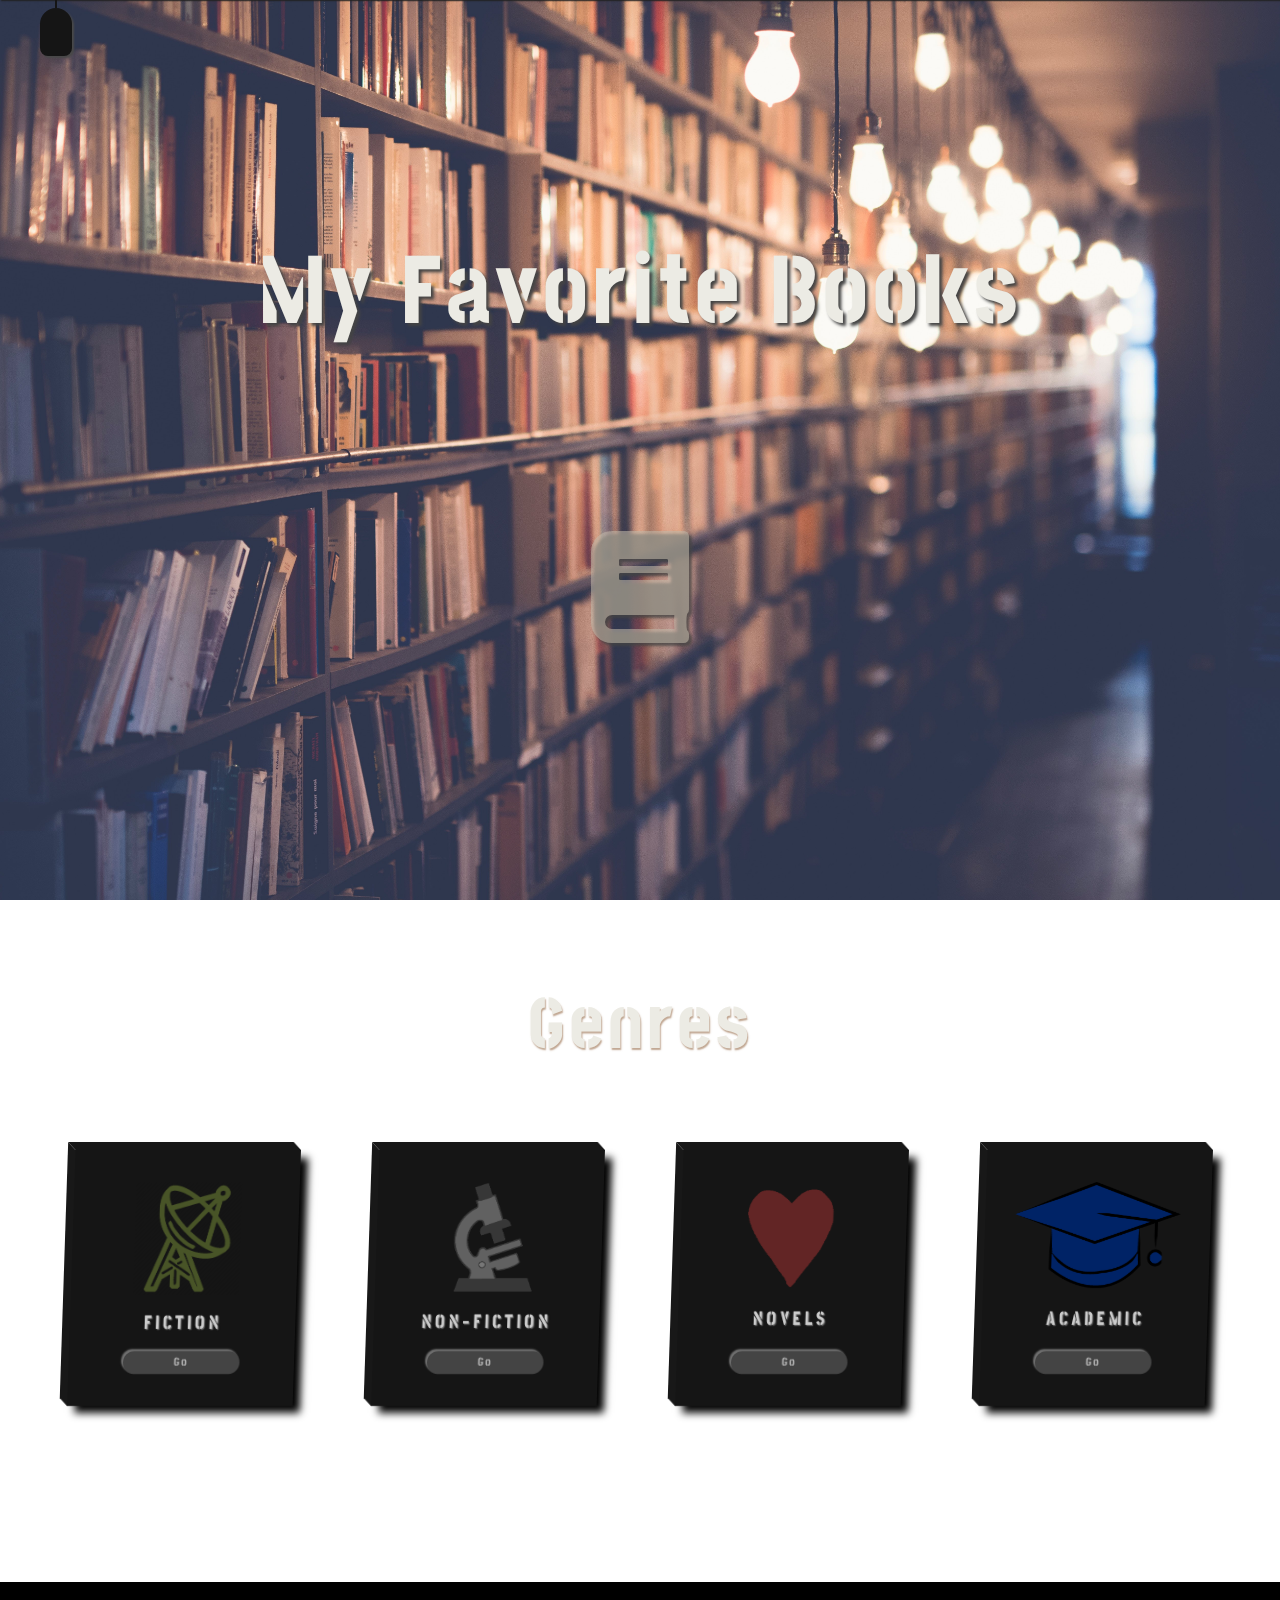
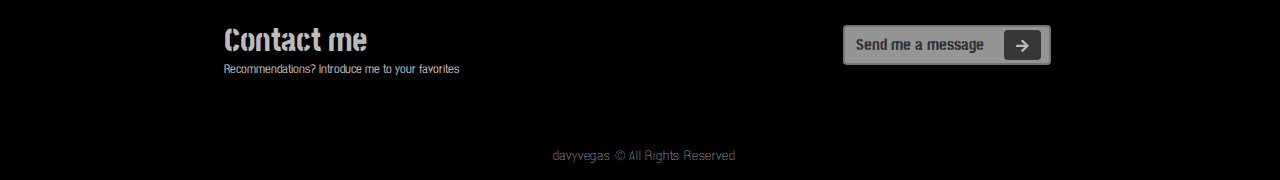
<file: index.html>
<!DOCTYPE html>
<html lang="en">
<head>
    <meta charset="UTF-8">
    <meta name="viewport" content="width=device-width, initial-scale=1.0">
    <title>Favorite Books</title>
    <link rel="stylesheet" href="style.css">
    <link rel="stylesheet" href="https://cdnjs.cloudflare.com/ajax/libs/font-awesome/5.15.4/css/all.min.css">
</head>
<body>

    <!-- NAVBAR -->
    <nav class="navbar target">
        <a href="#top" class="navbar-link">
            <i class="fas fa-home"></i>
            <span>Home</span>
        </a>
        <a href="genres/fiction.html" class="navbar-link">
            <i class="fas fa-satellite-dish"></i>
            <span>Fiction</span>
        </a>
        <a href="genres/non-fiction.html" class="navbar-link">
            <i class="fas fa-microscope"></i>
            <span id="nf">Non-Fiction</span>
        </a>
        <a href="genres/novels.html" class="navbar-link">
            <i class="fas fa-heart"></i>
            <span>Novels</span>
        </a>
        <a href="genres/academic.html" class="navbar-link">
            <i class="fas fa-graduation-cap"></i>
            <span>Academic</span>
        </a>
        <a href="#bottom" class="navbar-link">
            <i class="fas fa-envelope"></i>
            <span>Contact</span>
        </a>
        <div class="menu target"></div>
    </nav>
    <!-- NAVBAR -->

    <div class="container">

    <!-- FRONTPAGE -->
    <section id="top" class="section-1">
        <h1 class="section-heading-title">My Favorite Books</h1>
        <div class="section-1-icons">
            <i id="book-i" class="change fas fa-book"></i>
            <i id="dragon-i" class="fas fa-dragon"></i>
            <i id="heart-i" class="fas fa-heart"></i>
            <i id="graduation-cap-i" class="fas fa-graduation-cap"></i>
            <i id="microscope-i" class="fas fa-microscope"></i>
            <i id="rocket-i" class="fas fa-rocket"></i>
        </div>
    </section>
    <!-- FRONTPAGE -->

    <!-- GENRE-FRONTPAGE -->
    <section class="section-2">
        <h1 class="section-heading-genres">Genres</h1>
        <div class="cards-container">
            <div class="card">
                <img src="images/card-img-1.png" class="card-img">
                <h3 class="card-name">Fiction</h3>
                <button class="card-btn" onclick="document.location='genres/fiction.html'">Go</button>
            </div>
            <div class="card">
                <img src="images/card-img-2.png" class="card-img">
                <h3 class="card-name">Non-Fiction</h3>
                <button class="card-btn" onclick="document.location='genres/non-fiction.html'">Go</button>
            </div>
            <div class="card">
                <img src="images/card-img-3.png" class="card-img">
                <h3 class="card-name">Novels</h3>
                <button class="card-btn" onclick="document.location='genres/novels.html'">Go</button>
            </div>
            <div class="card">
                <img src="images/card-img-4.png" class="card-img">
                <h3 class="card-name">Academic</h3>
                <button class="card-btn" onclick="document.location='genres/academic.html'">Go</button>
            </div>
        </div>
    </section>
    <!-- GENRE-FRONTPAGE -->

    <!-- REQUESTS -->
    <section id="bottom" class="section-4">
        <div class="section-4-text">
            <h2 class="section-4-heading">Contact me</h2>
            <p class="section-4-paragraph">Recommendations? Introduce me to your favorites</p>
        </div>
        <form id="contact-click" class="signup-form">
            <div class="signup-form-message">
                <p id="form-message">Send me a message</p>
            </div>
            <a href="mailto:venegasdavidm@gmail.com" class="signup-form-btn">
                <i id="btn-i" class="fas fa-arrow-right"></i>
            </a>  
        </form>
        <p class="copyright">davyvegas &copy; All Rights Reserved</p>
    </section>
    <!-- REQUESTS -->
    </div>
    <script src="script.js"></script>
</body>
</html>
</file>
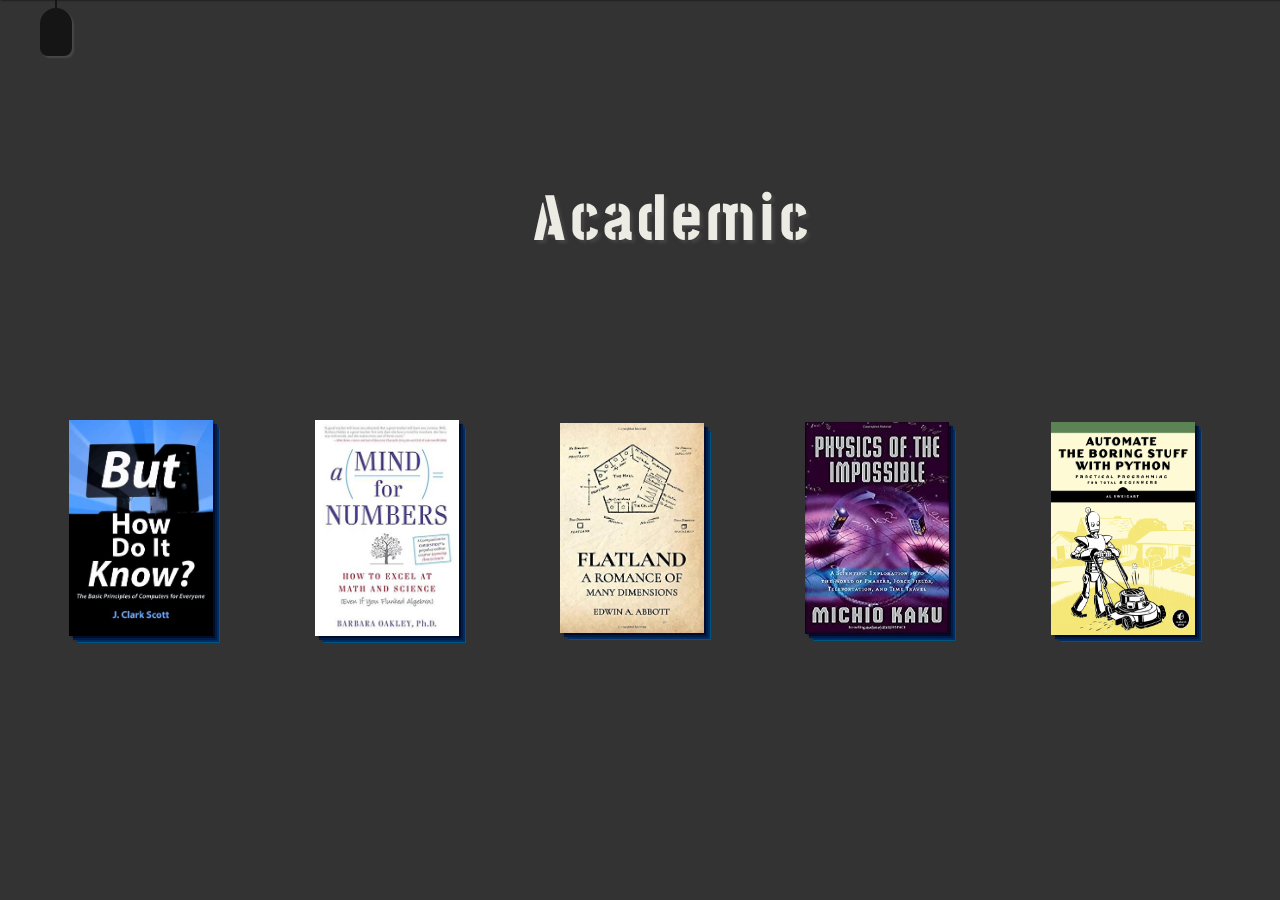
<file: genres/academic.html>
<!DOCTYPE html>
<html lang="en">
<head>
    <meta charset="UTF-8">
    <meta name="viewport" content="width=device-width, initial-scale=1.0">
    <title>Academic Books</title>
    <link rel="stylesheet" href="../style-pages.css">
    <link rel="stylesheet" href="https://cdnjs.cloudflare.com/ajax/libs/font-awesome/5.15.4/css/all.min.css">
</head>
<body>

    <!-- NAVBAR -->
    <nav class="navbar target">
        <a href="../index.html" class="navbar-link">
            <i class="fas fa-home"></i>
            <span>Home</span>
        </a>
        <a href="fiction.html" class="navbar-link">
            <i class="fas fa-satellite-dish"></i>
            <span>Fiction</span>
        </a>
        <a href="non-fiction.html" class="navbar-link">
            <i class="fas fa-microscope"></i>
            <span>Non-Fiction</span>
        </a>
        <a href="novels.html" class="navbar-link">
            <i class="fas fa-heart"></i>
            <span>Novels</span>
        </a>
        <a href="academic.html" class="navbar-link">
            <i class="fas fa-graduation-cap"></i>
            <span>Academic</span>
        </a>
        <a href="../index.html#bottom" class="navbar-link">
            <i class="fas fa-envelope"></i>
            <span>Contact</span>
        </a>
        <div class="menu target"></div>
    </nav>
    <!-- NAVBAR -->

    <section class="section-3">
        <h1 class="genre-page-heading">Academic</h1>
        <div class="gallery">
            <a target="_blank" href="https://www.amazon.com/But-How-Know-Principles-Computers/dp/0615303765" class="gallery-link"
            title="See More">
            <img src="../images/book_images/academic/but_how_do_it_know.jpg" class="academic-img">
            <h3 class="book-name">But How Do It Know?</h3>
            <p class="book-description">This is my number one book about computers. As it's title suggests it reveals the "magic" of how computers work,
                starting at the smallest level and working its way up. Normally books covering such heavy topics tend to be boring, 
                but the read is fun and facinating. I wish everyone would read this.
            </p>
            </a>
            <a target="_blank" href="https://www.amazon.com/Mind-Numbers-Science-Flunked-Algebra/dp/039916524X" class="gallery-link"
            title="See More">
            <img src="../images/book_images/academic/a_mind_for_numbers.jpg" class="academic-img">
            <h3 class="book-name">A Mind for Numbers</h3>
            <p class="book-description">The full title of this book is "A Mind for Numbers: How to Excel at Math and Science (Even If You Flunked Algebra)"
                and that basically sums it up. It's entertaining style helps to explain the most abstract concepts. By the end I had a new appreciation for math, science, numbers and myself.
            </p>
            </a>
            <a target="_blank" href="https://www.amazon.com/Flatland-Romance-Dimensions-Edwin-Abbott/dp/B0875SRH84" class="gallery-link"
            title="See More">
            <img src="../images/book_images/academic/flatland.jpg" class="academic-img">
            <h3 class="book-name">Flatland</h3>
            <p class="book-description">About a man in a two-dimensional 
                world where the angles you have determine your social status. 
                It's originality is what seperates it from other math books. It's quite creative and helped me 
                understand mathmatical concepts in a whole new light. It's thinking is quite literally out-of-the-box.
            </p>
            </a>
            <a target="_blank" href="https://www.amazon.com/Physics-Impossible-Scientific-Exploration-Teleportation/dp/0385520697" class="gallery-link"
            title="See More">
            <img src="../images/book_images/academic/physics_of_the_impossible.jpg" class="academic-img">
            <h3 class="book-name-xl">Physics of the Impossible</h3>
            <p class="book-description">One of the best books to combine both theory and applied sciences in a way that makes sense.
                One hundred years ago, scientists would have said that lasers, televisions, and the atomic bomb were beyond the realm of physical possibility.
                This challenges future ideas with that in mind.
            </p>
            </a>
            <a target="_blank" href="https://www.amazon.com/Automate-Boring-Stuff-Python-Programming/dp/1593275994" class="gallery-link"
            title="See More">
            <img src="../images/book_images/academic/automate_the_boring_stuff_with_python.jpg" class="academic-img">
            <h3 class="book-name-xxl">Automate the Boring Stuff with Python</h3>
            <p class="book-description">This is a really useful book on coding. It avoids wasting time on abstract topics of computer science like most
                programming books do, but instead focuses on teaching you applicable concepts that you can understand and actually begin to use immediately.
            </p>
            </a>
        </div>
    </section>
<script src="../script.js"></script>
</body>
</html>
</file>
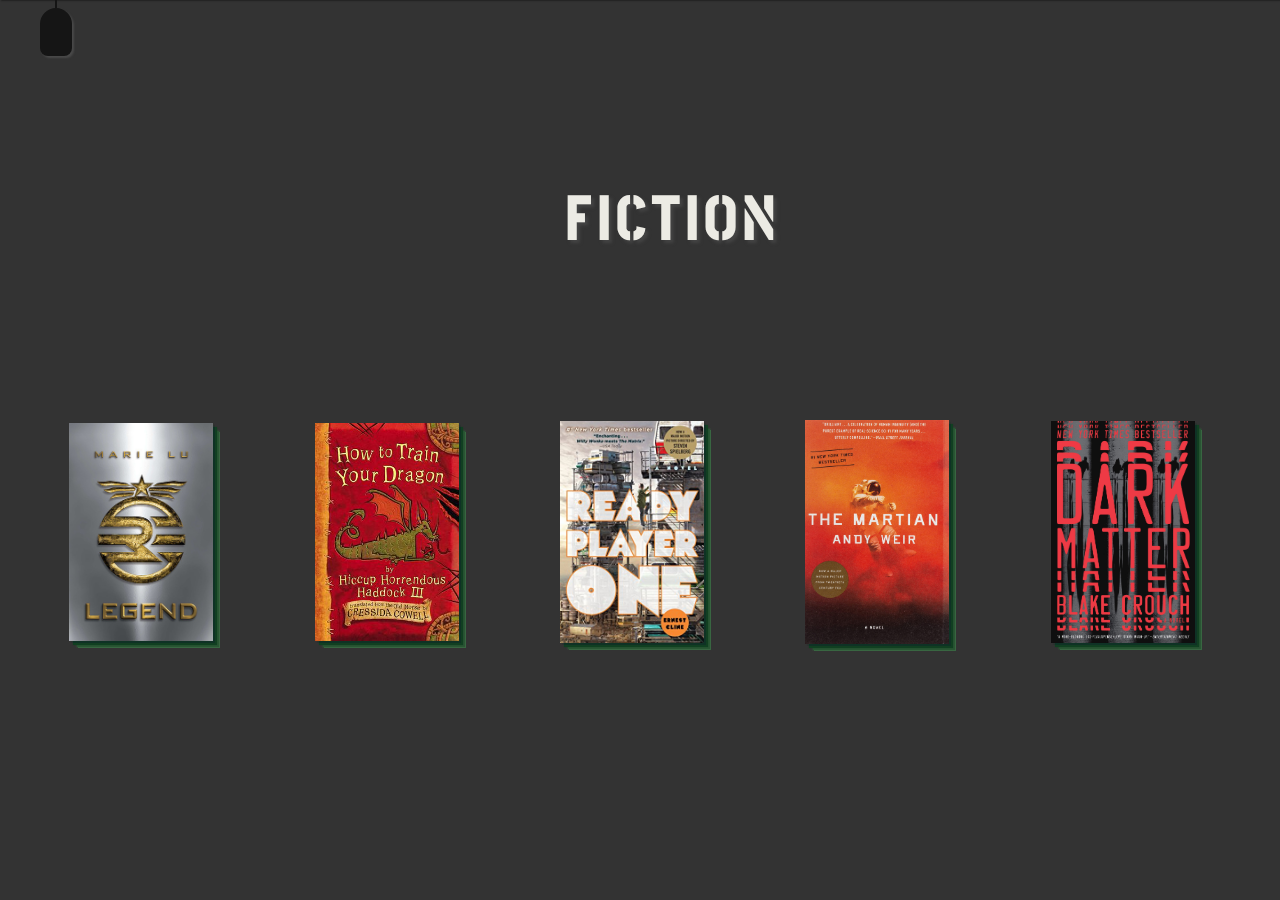
<file: genres/fiction.html>
<!DOCTYPE html>
<html lang="en">
<head>
    <meta charset="UTF-8">
    <meta name="viewport" content="width=device-width, initial-scale=1.0">
    <title>Fiction Books</title>
    <link rel="stylesheet" href="../style-pages.css">
    <link rel="stylesheet" href="https://cdnjs.cloudflare.com/ajax/libs/font-awesome/5.15.4/css/all.min.css">
</head>
<body>
    
    <!-- NAVBAR -->
    <nav class="navbar target">
        <a href="../index.html" class="navbar-link">
            <i class="fas fa-home"></i>
            <span>Home</span>
        </a>
        <a href="fiction.html" class="navbar-link">
            <i class="fas fa-satellite-dish"></i>
            <span>Fiction</span>
        </a>
        <a href="non-fiction.html" class="navbar-link">
            <i class="fas fa-microscope"></i>
            <span>Non-Fiction</span>
        </a>
        <a href="novels.html" class="navbar-link">
            <i class="fas fa-heart"></i>
            <span>Novels</span>
        </a>
        <a href="academic.html" class="navbar-link">
            <i class="fas fa-graduation-cap"></i>
            <span>Academic</span>
        </a>
        <a href="../index.html#bottom" class="navbar-link">
            <i class="fas fa-envelope"></i>
            <span>Contact</span>
        </a>
        <div class="menu target"></div>
    </nav>
    <!-- NAVBAR -->

    <section class="section-3">
        <h1 class="genre-page-heading">FICTION</h1>
        <div class="gallery">
            <a target="_blank" href="https://www.amazon.com/Legend-Marie-Lu/dp/039925675X" class="gallery-link"
            title="See More">
            <img src="../images/book_images/fiction/legend.jpg" class="fiction-img">
            <h3 class="book-name">Legend</h3>
            <p class="book-description">One of my favorite dystopian books. 
                There's always enough tension in the storyline that you 
                don't want to put it down - basically a more thriller version 
                of "1984" with teen protagonists. It has an action based plot with plenty of twists and
                a sprinkle of mystery.
            </p>
            </a>
            <a target="_blank" href="https://www.amazon.com/Train-Your-Dragon-Cressida-Cowell/dp/0316085278" class="gallery-link"
            title="See More">
            <img src="../images/book_images/fiction/how_to_train_your_dragon.jpg" class="fiction-img">
            <h3 class="book-name-xl">How to Train Your Dragon</h3>
            <p class="book-description">An original dragon and viking saga with plenty of humor and wit.
                It has suprising depth, and the character development is top-notch. By the end, you'll find yourself thoroughly
                invested in the protagonists. And yes, I think the books are better than the movies, haha.
            </p>
            </a>
            <a target="_blank" href="https://www.amazon.com/Ready-Player-One-Ernest-Cline/dp/0307887448" class="gallery-link"
            title="See More">
            <img src="../images/book_images/fiction/ready_player_one.jpg" class="fiction-img">
            <h3 class="book-name">Ready Player One</h3>
            <p class="book-description">This is one of my favorites because of how the 
                fictional world protrayed is such a possibility in our future. It’s set in 
                the dystopian future of 2044 – oil has run out, the climate is a wreck,
                and the only escape from the daily drudgery is full immersion in 
                the hyper-realistic virtual world.
            </p>
            </a>
            <a target="_blank" href="https://www.amazon.com/Martian-Andy-Weir/dp/0553418025" class="gallery-link"
            title="See More">
            <img src="../images/book_images/fiction/the_martian.jpg" class="fiction-img">
            <h3 class="book-name">The Martian</h3>
            <p class="book-description">After an exploratory mission to Mars goes awry, 
                a lone astronaut relies on wits and willpower to survive. I enjoyed it for
                its unique style; psychological and a bit geeky with dynamics based 
                largely on existing technology (no aliens).
            </p>
            </a>
            <a target="_blank" href="https://www.amazon.com/Dark-Matter-Novel-Blake-Crouch/dp/1101904240" class="gallery-link"
            title="See More">
            <img src="../images/book_images/fiction/dark_matter.jpg" class="fiction-img">
            <h3 class="book-name">Dark Matter</h3>
            <p class="book-description">A man gets abruptly separated from his family and all 
                that he knows. An existential journey that does a 
                great job of combining sci-fi and reality. Even though it's fiction, 
                it makes you think about life in a differant way. 
                I saw the world with new eyes by the time I finished.
            </p>
            </a>
        </div>
    </section>
<script src="../script.js"></script>
</body>
</html>
</file>
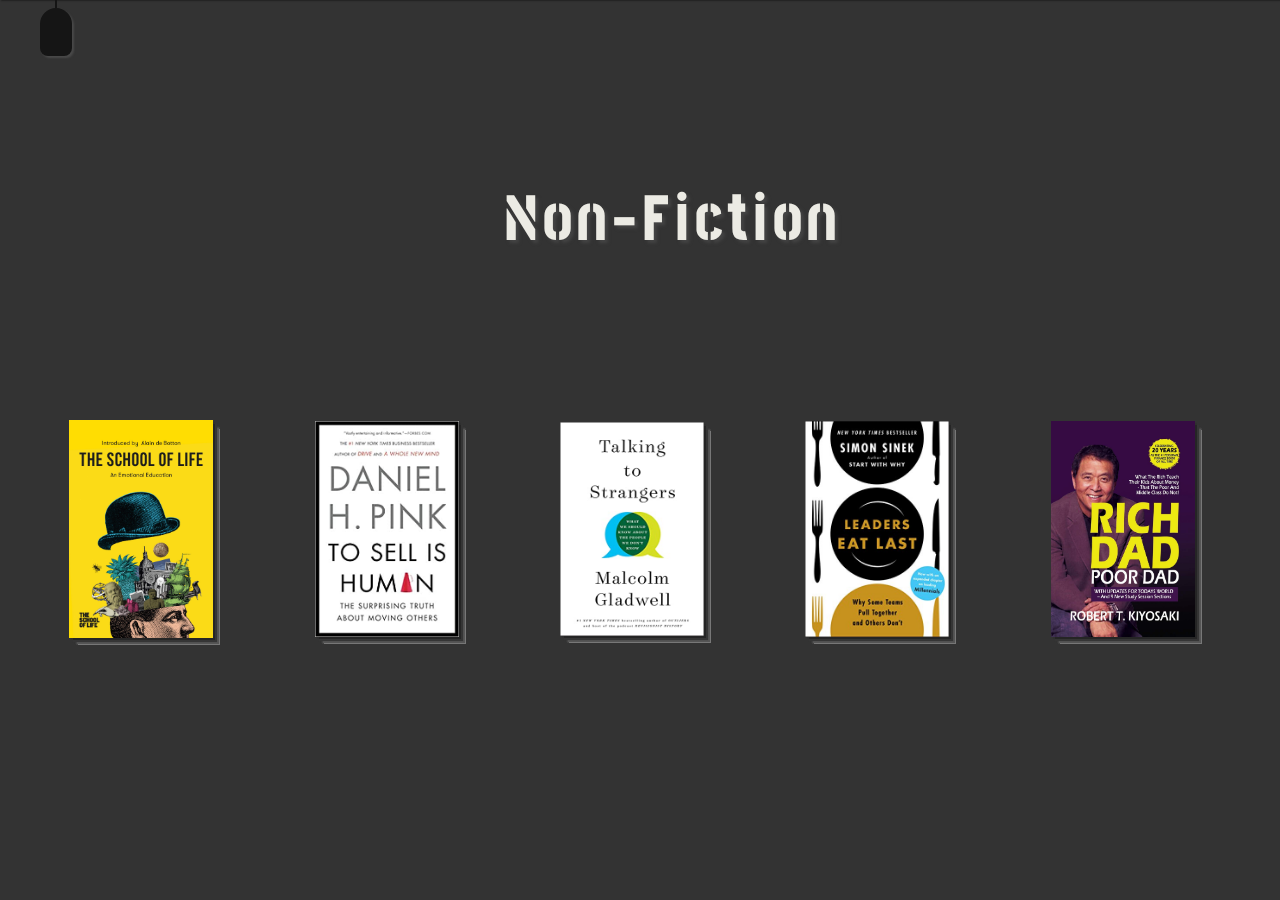
<file: genres/non-fiction.html>
<!DOCTYPE html>
<html lang="en">
<head>
    <meta charset="UTF-8">
    <meta name="viewport" content="width=device-width, initial-scale=1.0">
    <title>Non-Fiction Books</title>
    <link rel="stylesheet" href="../style-pages.css">
    <link rel="stylesheet" href="https://cdnjs.cloudflare.com/ajax/libs/font-awesome/5.15.4/css/all.min.css">
</head>
<body>
    
    <!-- NAVBAR -->
    <nav class="navbar target">
        <a href="../index.html" class="navbar-link">
            <i class="fas fa-home"></i>
            <span>Home</span>
        </a>
        <a href="fiction.html" class="navbar-link">
            <i class="fas fa-satellite-dish"></i>
            <span>Fiction</span>
        </a>
        <a href="non-fiction.html" class="navbar-link">
            <i class="fas fa-microscope"></i>
            <span>Non-Fiction</span>
        </a>
        <a href="novels.html" class="navbar-link">
            <i class="fas fa-heart"></i>
            <span>Novels</span>
        </a>
        <a href="academic.html" class="navbar-link">
            <i class="fas fa-graduation-cap"></i>
            <span>Academic</span>
        </a>
        <a href="../index.html#bottom" class="navbar-link">
            <i class="fas fa-envelope"></i>
            <span>Contact</span>
        </a>
        <div class="menu target"></div>
    </nav>
    <!-- NAVBAR -->

    <section class="section-3">
        <h1 class="genre-page-heading">Non-Fiction</h1>
        <div class="gallery">
            <a target="_blank" href="https://www.amazon.com/School-Life-Emotional-Education/dp/191289145X" class="gallery-link"
            title="See More">
            <img src="../images/book_images/non-fiction/the_school_of_life.jpg" class="non-fiction-img">
            <h3 class="book-name">The School Of Life</h3>
            <p class="book-description">A quality read with plenty of useful take-aways. Things we should’ve been taught in school. 
                The writing style is plain and clear with a focus on reason, clarity, and philosophy. But it's not stuffy, 
                everything feels clear and easy to digest. It does a great job of exploring common sense that is not always so common.
            </p>
            </a>
            <a target="_blank" href="https://www.amazon.com/Sell-Human-Surprising-Moving-Others/dp/1594631905" class="gallery-link"
            title="See More">
            <img src="../images/book_images/non-fiction/to_sell_is_human.jpg" class="non-fiction-img">
            <h3 class="book-name">To Sell Is Human</h3>
            <p class="book-description">This book added another layer to how I see the world. 
                It's argument is that humans sell all the time, and not just in goods and services but throughout all aspects of life.
                It does a good job of explaining economic concepts throught the lens of psychology.
            </p>
            </a>
            <a target="_blank" href="https://www.amazon.com/Talking-Strangers-Should-about-People/dp/0316478520" class="gallery-link"
            title="See More">
            <img src="../images/book_images/non-fiction/talking_to_strangers.jpg" class="non-fiction-img">
            <h3 class="book-name">Talking to Strangers</h3>
            <p class="book-description">"We think we can easily see into the hearts of others based on the flimsiest of clues." 
                This book challenges our systemic social ideologies using quality research and engaging anecdotes. 
                I appreciate its meta-analysis of some of humanities most complex social issues.
            </p>
            </a>
            <a target="_blank" href="https://www.amazon.com/Leaders-Eat-Last-Together-Others/dp/1591845327" class="gallery-link"
            title="See More">
            <img src="../images/book_images/non-fiction/leaders_eat_last.jpg" class="non-fiction-img">
            <h3 class="book-name">Leaders Eat Last</h3>
            <p class="book-description">A needed discussion that is worth reading regardless of one's position of authority.
                It explores the dangers of thinking all interactions are zero-sum, and shows the benefits of encouraging equality
                and respect at all levels of a team - and with people in general - beginning at the top.
                
            </p>
            </a>
            <a target="_blank" href="https://www.amazon.com/Rich-Dad-Poor-Teach-Middle/dp/1612680178" class="gallery-link"
            title="See More">
            <img src="../images/book_images/non-fiction/rich_dad_poor_dad.jpg" class="non-fiction-img">
            <h3 class="book-name">Rich Dad Poor Dad</h3>
            <p class="book-description">“There is a difference between being poor and being broke. Broke is temporary. Poor is eternal.” 
                This book has changed my perspective on the relation between money and work. As an added bonus it's written 
                as a series of stories which makes it relatable and much easier to digest.
            </p>
            </a>
        </div>
    </section>
<script src="../script.js"></script>
</body>
</html>
</file>
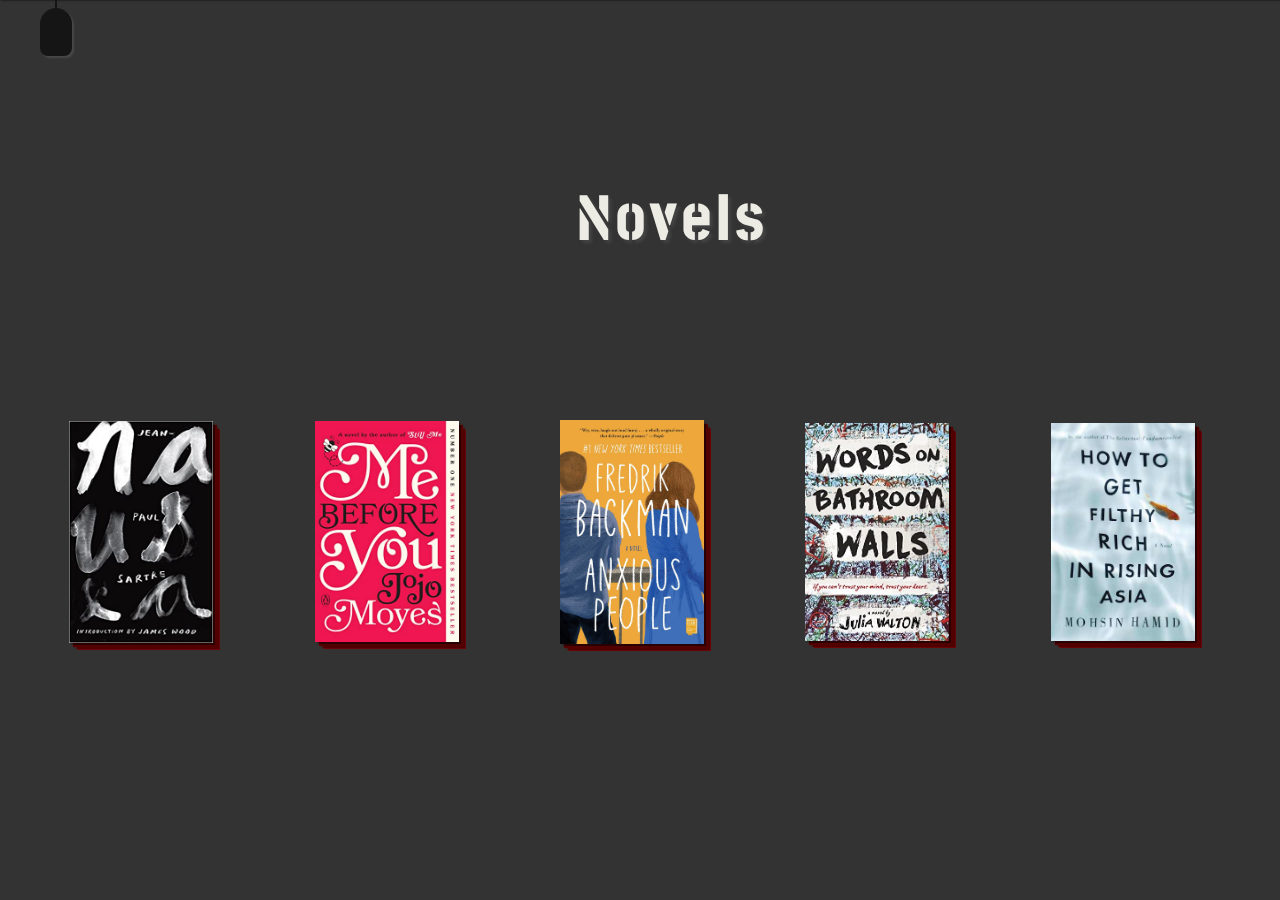
<file: genres/novels.html>
<!DOCTYPE html>
<html lang="en">
<head>
    <meta charset="UTF-8">
    <meta name="viewport" content="width=device-width, initial-scale=1.0">
    <title>Novels</title>
    <link rel="stylesheet" href="../style-pages.css">
    <link rel="stylesheet" href="https://cdnjs.cloudflare.com/ajax/libs/font-awesome/5.15.4/css/all.min.css">
</head>
<body>
    
    <!-- NAVBAR -->
    <nav class="navbar target">
        <a href="../index.html" class="navbar-link">
            <i class="fas fa-home"></i>
            <span>Home</span>
        </a>
        <a href="fiction.html" class="navbar-link">
            <i class="fas fa-satellite-dish"></i>
            <span>Fiction</span>
        </a>
        <a href="non-fiction.html" class="navbar-link">
            <i class="fas fa-microscope"></i>
            <span>Non-Fiction</span>
        </a>
        <a href="novels.html" class="navbar-link">
            <i class="fas fa-heart"></i>
            <span>Novels</span>
        </a>
        <a href="academic.html" class="navbar-link">
            <i class="fas fa-graduation-cap"></i>
            <span>Academic</span>
        </a>
        <a href="../index.html#bottom" class="navbar-link">
            <i class="fas fa-envelope"></i>
            <span>Contact</span>
        </a>
        <div class="menu target"></div>
    </nav>
    <!-- NAVBAR -->

    <section class="section-3">
        <h1 class="genre-page-heading">Novels</h1>
        <div class="gallery">
            <a target="_blank" href="https://www.amazon.com/Nausea-Directions-Paperbook-Jean-Paul-Sartre/dp/0811220303" class="gallery-link"
            title="See More">
            <img src="../images/book_images/novels/nausea.jpg" class="novels-img">
            <h3 class="book-name">Nausea</h3>
            <p class="book-description">This is a thought-provoking "deep" novel. 
                It's not intended to be a fast-paced, plot-heavy novel,
                it's intended to make you think. You take the perspective of a man
                just going about his life, and yet having the courage to ask the 
                deepest questions. I found it beautiful and freeing.   
            </p>
            </a>
            <a target="_blank" href="https://www.amazon.com/Me-Before-You-Trilogy/dp/0143124544" class="gallery-link"
            title="See More">
            <img src="../images/book_images/novels/me_before_you.jpg" class="novels-img">
            <h3 class="book-name">Me Before You</h3>
            <p class="book-description">The main focus of this book is about life
                and the importance of choices. It's much more than a skin-deep
                romcom, in fact it has a rather subtle romantic arc. The storyline 
                is well thought out and made me feel all the emotions (of which 
                there were many) without seeming to try too hard.
            </p>
            </a>
            <a target="_blank" href="https://www.amazon.com/Anxious-People-Novel-Fredrik-Backman/dp/1501160834" class="gallery-link"
            title="See More">
            <img src="../images/book_images/novels/anxious_people.jpg" class="novels-img">
            <h3 class="book-name">Anxious People</h3>
            <p class="book-description">This book impressed me. It has an 
                interesting plot and feels like a thriller, but is about humanity - the ugly 
                sides and the hopefulness. Full of relatable, introspective quotes
                you'll remember for a long time, but also never venturing into preachy 
                life advice territory.
            </p>
            </a>
            <a target="_blank" href="https://www.amazon.com/Words-Bathroom-Walls-Julia-Walton/dp/0399550887" class="gallery-link"
            title="See More">
            <img src="../images/book_images/novels/words_on_bathroom_walls.jpg" class="novels-img">
            <h3 class="book-name-xl">Words On Bathroom Walls</h3>
            <p class="book-description">Follow a teen boy with schizophrenia who 
                struggles to live a normal life while dealing with family issues 
                and high school. An honest and relatable read depicting what 
                it's like to live with mental illness. It's written like journal 
                entries, which gives it a trustworthy and personal touch.
            </p>
            </a>
            <a target="_blank" href="https://www.amazon.com/How-Filthy-Rich-Rising-Asia/dp/1594632332" class="gallery-link"
            title="See More">
            <img src="../images/book_images/novels/how_to_get_filthy_rich_in_rising_asia.jpg" class="novels-img">
            <h3 class="book-name-xxl">How to Get Filthy Rich in Rising Asia</h3>
            <p class="book-description">An incisive, moving novel that follows
                our character's development and tells a coming-of-age story even 
                as it parodies a self-help book. It illuminates the inner 
                turmoil of its protagonist while simultaneously revealing truths about social issues.
            </p>
            </a>
        </div>
    </section>
<script src="../script.js"></script>
</body>
</html>
</file>
<file: style.css>
@import url('https://fonts.googleapis.com/css2?family=Stick+No+Bills:wght@200;300;400;500;600;700;800&display=swap');
/* ALL */
* {
    margin: 0;
    padding: 0;
    box-sizing: border-box;
    text-decoration: none;
    outline: none;
    font-family: 'Stick no Bills';
    font-weight: 400;
}

html {
    font-size: 62.5%;
}
/* ALL */

/* NAVBAR */
.navbar {
    width: 100%;
    height: 12rem;
    background-color: #151515;
    position: fixed;
    top: -12rem;
    z-index: 100;
    display: flex;
    justify-content: center;
    align-items: center;
    box-shadow: .15rem .15rem .15rem #222;
    transition: top .4s;
    overflow: hidden;
}

.navbar.change {
    top: 0;
    transition: top .4s .2s;
}

.navbar-link {
    color: #aaa;
    margin: 0 2rem;
    display: flex;
    flex-direction: column;
    justify-content: center;
    align-items: center;
    opacity: 0;
    transition: color 0.3s, opacity .2s;
    z-index: 110;
}

.change .navbar-link {
    opacity: 1;
}

.change .navbar-link:nth-child(1) {
    margin: 0 3rem;
    transition: opacity .4s .5s, color .3s;
}

.change .navbar-link:nth-child(2) {
    transition: opacity .4s .6s, color .3s;
}

.change .navbar-link:nth-child(3) {
    transition: opacity .4s .7s, color .3s;
}

.change .navbar-link:nth-child(4) {
    transition: opacity .4s .8s, color .3s;
}

.change .navbar-link:nth-child(5) {
    transition: opacity .4s .9s, color .3s;
}

.change .navbar-link:nth-child(6) {
    transition: opacity .4s 1s, color .3s;
}

.navbar-link:hover {
    color: #fff;
}

.navbar-link i {
    font-size: 5rem;
    z-index: 110;
}

.navbar-link span {
    font-size: 2.5rem;
    font-weight: 900;
    letter-spacing: .5rem;
    margin-top: .5rem;
}

.menu {
    width: 4rem;
    height: 6rem;
    background-color: #151515;
    position: fixed;
    top: 1rem;
    left: 5rem;
    border-radius: 30rem 30rem 15rem 15rem; 
    box-shadow: .25rem .25rem .25rem #494949;
    cursor: pointer;
    z-index: 100;
    transition: top 0.4s;
}

.menu.change {
    top: 15rem;
    transition: top .4s;
}

.menu::before {
    content: "";
    position: relative;
    width: .3rem;
    height: 15rem;
    background-color: #151515;
    position: absolute;
    top: -15rem;
    left: calc(50% - 0.15rem);
}
/* NAVBAR */

/* FRONTPAGE */
.section-heading-title {
    font-size: 12rem;
    font-weight: 900;
    color: #ecebe4;
    text-align: center;
    letter-spacing: 0.5rem;
    text-shadow: .4rem .4rem .4rem #444;
}

.section-1 {
    width: 100%;
    height: 100vh;
    background-image: url("images/background-img-1.jpg");
    background-size: cover;
    background-attachment: fixed;
    background-position: center;
    display: flex;
    flex-direction: column;
    align-items: center;
    justify-content: space-evenly;
    padding-bottom: 10rem;
}

.section-1-icons i {
    font-size: 14rem;
    color: #2f2f2f;
    position: absolute;
    transform: translate(-50%, -50%) scale(0);
    text-shadow: .35rem .35rem .35rem #444444cc;
    transition: transform .8s;
}

.section-1-icons i.change {
    transform: translate(-50%, -50%) scale(1);
    transition: transform 2s, 2s;
}

#book-i {
    color: #c3baaa91;
}

#dragon-i {
    color: #6b705cb0;
}

#heart-i {
    color: #863131a2;
}

#graduation-cap-i {
    color: #00163fa1;
}

#microscope-i {
    color: #4a4e69cb;
}

#rocket-i {
    color: #bb7241a9;
}
/* FRONTPAGE */

/* GENRE-FRONTPAGE */
.section-heading-genres {
    font-size: 9rem;
    font-weight: 800;
    color: #ecebe4;
    text-align: center;
    letter-spacing: 0.5rem;
    text-shadow: .2rem .2rem .2rem #a78366b7;
}
.section-2 {
    width: 100%;
    height: 100vh;
    background-image: url("images/background-img-2.jpg");
    background-size: cover;
    background-attachment: fixed;
    background-position: center;
    display: flex;
    flex-direction: column;
    justify-content: space-between;
    padding: 9.5rem 0;
}

.cards-container {
    display: flex;
    justify-content: space-evenly;
    padding-bottom: 10rem;
}

.card {
    width: 30rem;
    background-color: #151515;
    padding: 4rem;
    display: flex;
    flex-direction: column;
    justify-content: space-between;
    align-items: center;
    box-shadow: 1rem 1rem 1rem #000;
    position: relative;
    transform: rotateY(20deg) skewx(-2deg);
    transition: transform 0.5s, box-shadow 0.5s;
}

.card:hover {
    transform: rotateY(20deg) skewX(-2deg) translateY(-3rem);
    box-shadow: 2rem 2rem 2rem #000;
}

.card::before {
    content: "";
    height: 100%;
    width: 1rem;
    background-color: #181818;
    position: absolute;
    top: 0;
    left: -1rem;
    transform: skewY(45deg);
    transform-origin: right;
    box-shadow: -.1rem -.1rem -.1rem #000;
}

.card::after {
    content: "";
    height: 1rem;
    width: 100%;
    background-color: #181818;
    position: absolute;
    top: -1rem;
    left: 0;
    transform: skewX(45deg);
    transform-origin: bottom;
    box-shadow: -.1rem -.1rem -.1rem #000;
}

.card-img {
    width: 100%;
}

.card-name {
    font-size: 2.4rem;
    font-weight: 900;
    text-transform: uppercase;
    letter-spacing: 00.5rem;
    color: #ccc;
    margin: 2rem 0;
    text-shadow: .15rem .15rem .15rem #727272;
}

.card-btn {
    width: 70%;
    background-color: #444;
    color: rgb(175, 175, 175);
    border-radius: 5rem;
    font-size: 1.5rem;
    font-weight: 800;
    letter-spacing: .2rem;
    text-transform: capitalize;
    border: none;
    padding: .5rem 0;
    cursor: pointer;
    box-shadow: -0.25rem -0.25rem 0.2rem #727272;
}

.card-btn:hover {
    background-color: #555;
    box-shadow: -0.25rem -0.25rem 0.2rem #979797;
    color: #ddd;
}
/* GENRE-FRONTPAGE */

/* REQUESTS */
.section-4 {
    width: 100%;
    height: 22vh;
    background-color: rgb(0, 0, 0);
    display: flex;
    justify-content: space-around;
    align-items: flex-start;
    border-top: .1rem solid rgb(0, 0, 0);
    padding: 4.8rem 0;
    position: relative;
}

.section-4-text {
    margin-left: 4rem;
    }

.section-4-heading {
    font-size: 4rem;
    font-weight: 900;
    color: #bbb;
}

.section-4-paragraph {
    font-size: 1.55rem;
    color: #bbb;
}

.signup-form {
    display: flex;
    align-items: center;
    font-size: 2rem;
    font-weight: 200;
    padding: .5rem 0;
}

.signup-form-message {
    width: 26rem;
    height: 5rem;
    padding: 1rem 0 1rem 1.3rem;
    border: 0.26rem solid #757575;
    color: #333;
    background-color: #959595;
    border-radius: .5rem;
}

#form-message {
    font-weight: 800;
}

.signup-form-btn {
    position: relative;
    left: -5.9rem;
    width: 4.6rem;
    height: 3.8rem;
    background-color: #373737;
    color: #bbb;
    border: none;
    font-size: 1.8rem;
    cursor: pointer;
    border-radius: .5rem;
}

.signup-form-btn:hover {
    background-color: #444;
    color: #ddd;
}

#btn-i {
    padding: 1.1rem 0 1.1rem 1.55rem;
}

.copyright {
    position: absolute;
    bottom: 2rem;
    font-size: 1.7rem;
    font-weight: 200;
    color: #999;
    letter-spacing: 0.1rem;
    padding-top: 6rem;
    padding-left: 1rem;
    width: 100%;
    text-align: center;
}
/* REQUESTS */

/* Responsive */
@media (max-width: 1400px) {
    html {
    font-size: 50%;
    }

    .section-2 {
    height: auto;
    padding: 10rem 0 12rem 0;
    }

    .cards-container {
    margin-top: 10rem;
    }
}

@media(max-width: 1000px) {
    .section-heading-title {
    font-size: 9rem;
    margin: 0.5rem;
    }
    
    .section-heading-genres {
    font-size: 9rem;
    margin: 0.5rem;
    }

    .section-1-icons i {
    font-size: 11rem;
    }

    .cards-container {
    flex-wrap: wrap;
    }

    .card {
    margin: 5rem;
    }

    .section-4{
    height: 30rem;
    }
}

@media(max-width: 900px) {
    .navbar-link {
    margin: 1.75rem;
    }

    .navbar-link i {
    font-size: 3.5rem;
    }

    .navbar-link span {
    font-size: 1.75rem;
    }
}

@media(max-width: 700px) {
    .section-heading-title {
    font-size: 7rem;
    margin: 0 10rem;
    }
    
    .section-heading-genres {
    font-size: 7rem;
    margin: 0 10rem;
    }

    .section-1-icons i {
    font-size: 9rem;
    }

    .menu {
    left: 2rem;
    }

    .section-4 {
    height: 40rem;
    flex-direction: column;
    justify-content: flex-start;
    align-items: center;
    padding: 3rem;
    }

    .signup-form {
    padding-left: 6rem;
    }

    .section-4-text {
    margin-bottom: 8rem;
    padding-top: 2rem;
    }

    .section-4-heading {
    padding-left: 5rem;
    }
    
    .section-4-paragraph {
    padding-top: 3rem;
    padding-right: 2rem;
    }

    .navbar-link {
    margin: 0 1.2rem;
    }

    .navbar-link i {
    font-size: 3rem;
    }

    .navbar-link span {
    font-size: 1.5rem;
    }    
}

@media (max-width: 550px) {
    html {
    font-size: 40%;
    }

    .navbar-link #nf {
    font-size: 1.25rem;
    letter-spacing: .1rem;
    padding-top: .35rem;
    }

    .navbar-link {
    margin: 0 .7rem;
    }

    .navbar-link span {
    letter-spacing: .3rem;
    }
}
/* Responsive */
</file>
<file: style-pages.css>
@import url('https://fonts.googleapis.com/css2?family=Stick+No+Bills&display=swap');

/* ALL */
* {
    margin: 0;
    padding: 0;
    box-sizing: border-box;
    text-decoration: none;
    outline: none;
    font-family: 'Stick no Bills';
    font-weight: 400;
    background-color: #333;
}

html {
    font-size: 62.5%;
}
/* ALL */

/* NAVBAR */
.navbar {
    width: 100%;
    height: 12rem;
    background-color: #151515;
    position: fixed;
    top: -12rem;
    z-index: 100;
    display: flex;
    justify-content: center;
    align-items: center;
    box-shadow: .15rem .15rem .15rem #222;
    transition: top .4s;
    overflow: hidden;
}

.navbar.change {
    top: 0;
    transition: top .4s .2s;
}

.navbar-link {
    background-color: #151515;
    color: #aaa;
    margin: 0 2rem;
    display: flex;
    flex-direction: column;
    justify-content: center;
    align-items: center;
    opacity: 0;
    transition: color 0.3s, opacity .2s;
    z-index: 110;
}

.change .navbar-link {
    opacity: 1;
}

.change .navbar-link:nth-child(1) {
    margin: 0 3rem;
    transition: opacity .4s .5s, color .3s;
}

.change .navbar-link:nth-child(2) {
    transition: opacity .4s .6s, color .3s;
}

.change .navbar-link:nth-child(3) {
    transition: opacity .4s .7s, color .3s;
}

.change .navbar-link:nth-child(4) {
    transition: opacity .4s .8s, color .3s;
}

.change .navbar-link:nth-child(5) {
    transition: opacity .4s .9s, color .3s;
}

.change .navbar-link:nth-child(6) {
    transition: opacity .4s 1s, color .3s;
}

.navbar-link:hover {
    color: #fff;
}

.navbar-link i {
    font-size: 5rem;
    background-color: #151515;
    z-index: 110;
}

.navbar-link span {
    font-size: 2.5rem;
    font-weight: 900;
    letter-spacing: .5rem;
    margin-top: .5rem;
    background-color: #151515;
}

.menu {
    width: 4rem;
    height: 6rem;
    background-color: #151515;
    position: fixed;
    top: 1rem;
    left: 5rem;
    border-radius: 30rem 30rem 15rem 15rem; 
    box-shadow: .25rem .25rem .25rem #494949;
    cursor: pointer;
    z-index: 100;
    transition: top 0.4s;
}

.menu.change {
    top: 15rem;
    transition: top .4s;
}

.menu::before {
    content: "";
    width: .3rem;
    height: 15rem;
    background-color: #151515;
    position: absolute;
    top: -15rem;
    left: calc(50% - 0.15rem);
}
/* NAVBAR */

/* GENRES */
.genre-page-heading {
    font-size: 8rem;
    font-weight: 800;
    color: #ecebe4;
    text-align: center;
    letter-spacing: 0.5rem;
    text-shadow: .4rem .4rem .4rem #444;
}
.section-3 {
    padding: 20vh 0;
}

.gallery {
    display: flex;
    flex-wrap: wrap;
    align-items: center;
    justify-content: space-evenly;
    padding: 2rem;
    margin-top: 10rem;
}

.gallery-link {
    position: relative;
}

.gallery-link::before {
    content: "";
    position: absolute;
    top: 2vw;
    left: 90%;
    width: .2rem;
    height: 0;
    background-color: #fff;
    z-index: 10;
    transition: height .5s;
}

.gallery-link::after {
    content: "";
    position: absolute;
    top: 18.25%;
    left: 1.25rem;
    width: 0;
    height: .2rem;
    background-color: #fff;
    transition: width .5s;
}

.gallery-link:hover::before {
    height: 80%;
}

.gallery-link:hover::after {
    width: 95%;
}

.book-name {
    position: absolute;
    margin: 0 auto;
    top: 3.25rem;
    left: 1.5rem;
    font-size: 1.5rem;
    font-weight: 800;
    text-transform: uppercase;
    letter-spacing: .1rem;
    white-space: nowrap;
    color: #fff;
    width: 0;
    overflow: hidden;
    transition: width 0.3s;
    background-color: transparent;
}

.book-name-xl {
    position: absolute;
    top: 3.3rem;
    left: 1.4rem;
    font-size: 1.3rem;
    font-weight: 800;
    text-transform: uppercase;
    white-space: nowrap;
    color: #fff;
    width: 0;
    overflow: hidden;
    transition: width 0.3s;
    background-color: transparent;
}

.book-name-xxl {
    position: absolute;
    top: 3.55rem;
    left: 1.35rem;
    font-size: .935rem;
    font-weight: 800;
    text-transform: uppercase;
    white-space: nowrap;
    color: #fff;
    width: 0;
    overflow: hidden;
    transition: width 0.3s;
    background-color: transparent;
}

.book-description {
    position: absolute;
    top: 7rem;
    left: 1.3rem;
    width: 80%;
    font-size: 1.4rem;
    font-weight: 300;
    letter-spacing: .125rem;
    color:#fff;
    opacity: 0;
    visibility: hidden;
    transition: opacity 0.3s;
    background-color: transparent;
}

.gallery-link:hover .book-name, .gallery-link:hover .book-name-xl, .gallery-link:hover .book-name-xxl {
    width: 100%;
    transition: width 3s;
}

.gallery-link:hover .book-description {
    opacity: 1;
    visibility: visible;
    transition: opacity 1s .5s;
}

.academic-img {
    max-width: 200px;
    width: 100%;
    height: 100%;
    object-fit: cover;
    box-shadow: .3rem .3rem .1rem #000b2e,
    .5rem .5rem .1rem #001e45,
    .7rem .7rem .1rem #002d67,
    .9rem .9rem .1rem #00567d;
    transition: all .5s;
}

.gallery-link:hover .academic-img {
    box-shadow: 1rem 1rem .1rem #000b2e,
    2rem 2rem .1rem #001e45,
    3rem 3rem .1rem #002d67,
    4rem 4rem .1rem #00567d;
    filter: blur(.5rem);
    opacity: .5;
    transform: scale(1.1);
}

.fiction-img {
    max-width: 200px;
    width: auto;
    height: auto;
    object-fit: cover;
    box-shadow: .3rem .3rem .1rem #0f3225,
    .5rem .5rem .1rem #113f21,
    .7rem .7rem .1rem #295533,
    .9rem .9rem .1rem #386641;
    transition: all .5s;
}

.gallery-link:hover .fiction-img {
    box-shadow: 1rem 1rem .1rem #0f3225,
    2rem 2rem .1rem #113f21,
    3rem 3rem .1rem #295533,
    4rem 4rem .1rem #386641;
    filter: blur(.5rem);
    opacity: .5;
    transform: scale(1.1);
}
.non-fiction-img {
    max-width: 200px;
    width: auto;
    height: auto;
    object-fit: cover;
    box-shadow: .3rem .3rem .1rem #252525,
    .5rem .5rem .1rem #353535,
    .7rem .7rem .1rem #555,
    .9rem .9rem .1rem #777;
    transition: all .5s;
}

.gallery-link:hover .non-fiction-img {
    box-shadow: 1rem 1rem .1rem #252525,
    2rem 2rem .1rem #353535,
    3rem 3rem .1rem #555,
    4rem 4rem .1rem #777;
    filter: blur(.5rem);
    opacity: .5;
    transform: scale(1.1);
}
.novels-img {
    max-width: 200px;
    width: auto;
    height: auto;
    object-fit: cover;
    box-shadow: .3rem .3rem .1rem #280103,
    .5rem .5rem .1rem #520000,
    .7rem .7rem .1rem #4f0000,
    .9rem .9rem .1rem #6a0303;
    transition: all .5s;
        
}

.gallery-link:hover .novels-img {
    box-shadow: 1rem 1rem .1rem #280103,
    2rem 2rem .1rem #520000,
    3rem 3rem .1rem #4f0000,
    4rem 4rem .1rem #6a0303;
    filter: blur(.5rem);
    opacity: .5;
    transform: scale(1.1);
}
/* GENRES */

/* Responsive */
@media (max-width: 1400px) {
    html {
    font-size: 50%;
    }

    .genre-page-heading {
    position: relative;
    left: 2.5%;
    }

    .gallery-link {
    width: 20rem;
    margin: 4rem;
    margin-top: 8rem;
    }

    .novels-img {
        width: 90%;
        height: 90%;
    }

    .fiction-img {
        width: 90%;
        height: 90%;
    }

    .academic-img {
        width: 90%;
        height: 90%;
    }

    .non-fiction-img {
        width: 90%;
        height: 90%;
    }

    .book-description {
        font-size: 1.2rem;
        top: 6rem;
    }

    .book-name {
        top: 2.8rem;
    }

    .book-name-xl {
        top: 2.95rem;
    }

    .book-name-xxl {
        top: 3rem;
    }

    .gallery-link::before {
        top: 2.65rem;
    }

    .gallery-link::after {
        left: .9rem;
    }
}

@media(max-width: 1200px) {
    .genre-page-heading {
        font-size: 7.5rem;
    }
}

@media(max-width: 1000px) {
    .genre-page-heading {
    font-size: 7rem;
    }

    .gallery-link {
    width: 20rem;
    margin: 4rem;
    margin-top: 6rem;
    }
}

@media(max-width: 900px) {
    .gallery-link {
    margin-top: 5rem;
    margin: 4rem;
    }

    .navbar-link {
    margin: 1.75rem;
    }

    .navbar-link i {
    font-size: 4rem;
    }

    .navbar-link span {
    font-size: 1.75rem;
    }
}

@media(max-width: 700px) {
    .gallery-link {
    margin-top: 4rem;
    margin: 10rem;
    }

    .menu {
    left: 2rem;
    }

    .navbar-link {
    margin: 0 1.2rem;
    }

    .navbar-link i {
    font-size: 3.25rem;
    }

    .navbar-link span {
    font-size: 1.5rem;
    }
}

@media (max-width: 550px) {
    html {
    font-size: 50%;
    }
    .gallery-link {
    margin: 8rem;
    margin-top: 4rem;
    }

    .navbar-link {
    margin: 0 .7rem;
    }

    .navbar-link i {
    font-size: 2.85rem;
    }

    .navbar-link span {
    font-size: 1rem;
    letter-spacing: .3rem;
    }
    
    .navbar-link #nf {
    font-size: 1.25rem;
    letter-spacing: .1rem;
    padding-top: .35rem;
    }
}
/* End of Responsive */
</file>
